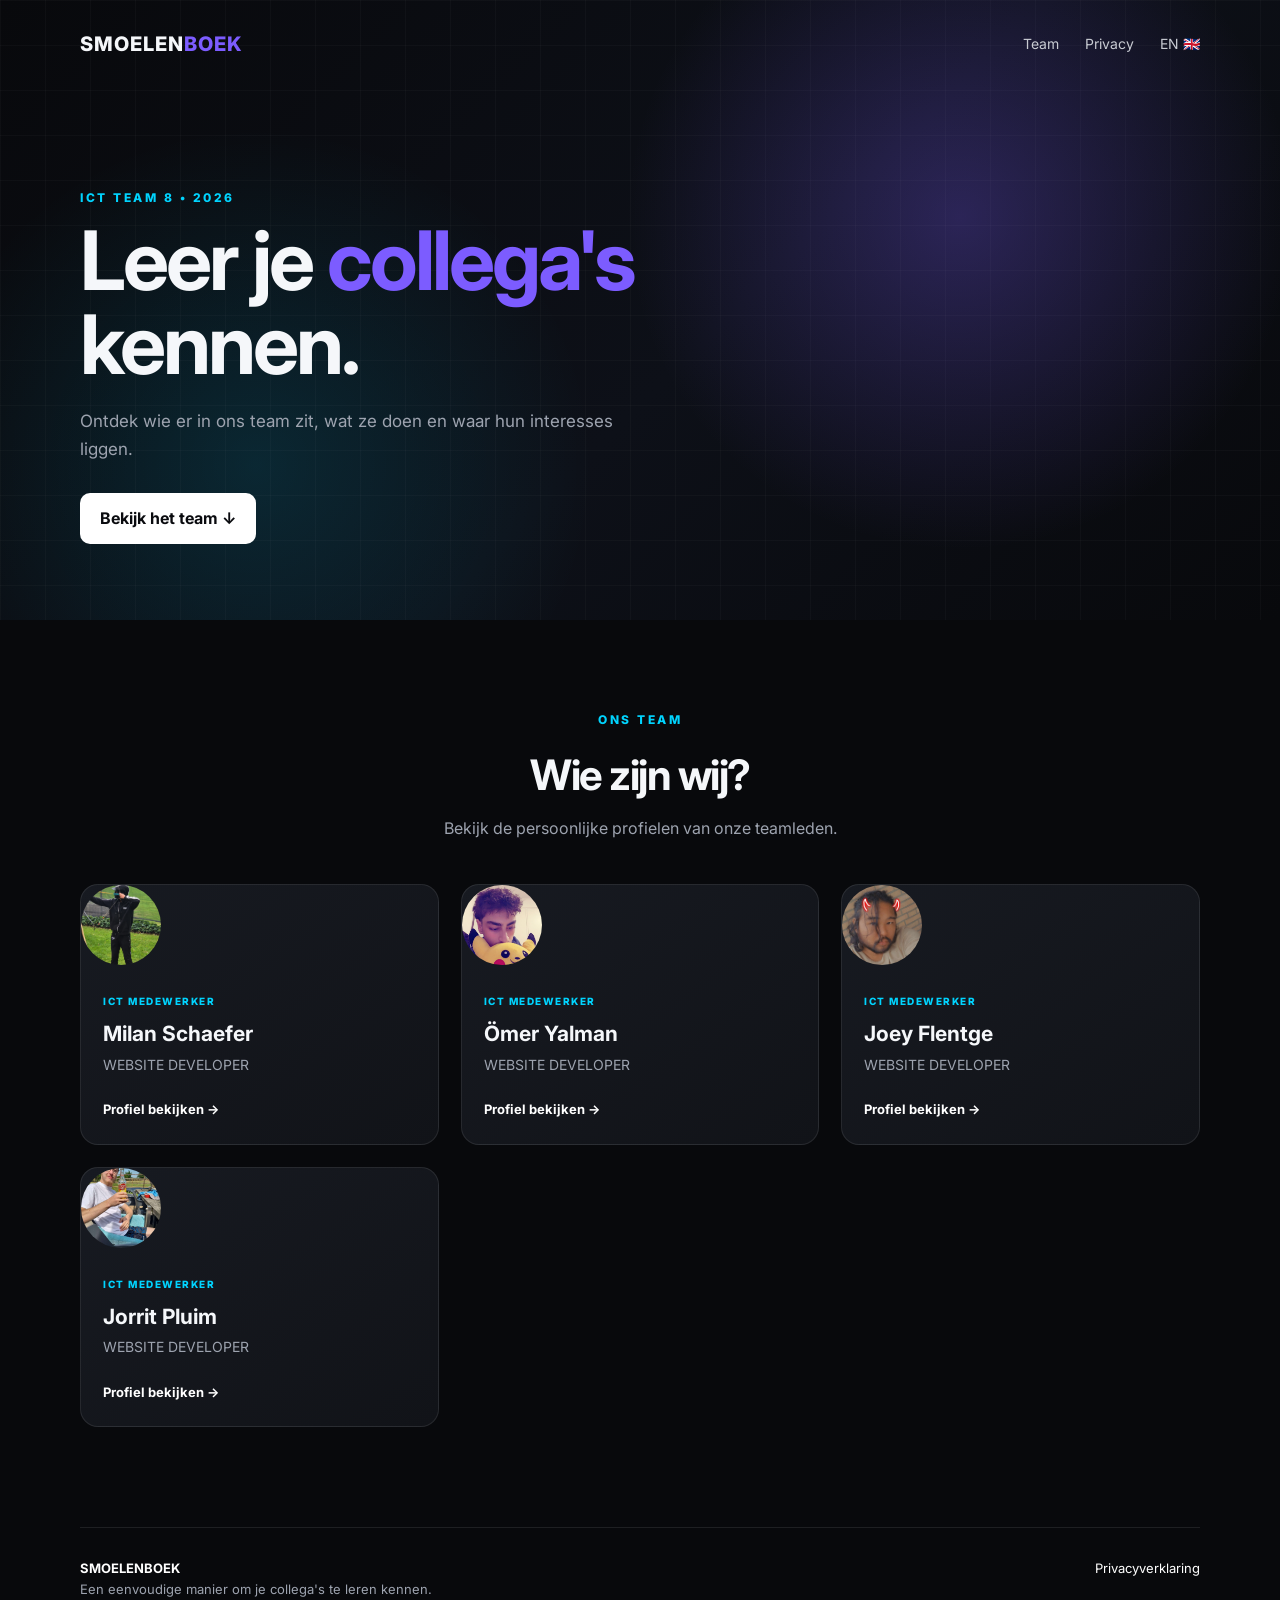
<file: index.html>
<!DOCTYPE html>
<html lang="nl">
<head>
    <meta charset="UTF-8">
    <meta name="viewport" content="width=device-width, initial-scale=1.0">
    <title>Smoelenboek | Ons Team</title>
    <link rel="stylesheet" href="css/style.css">
</head>
<body>
<header class="hero">
    <nav class="navbar">
        <a class="logo" href="index.html">SMOELEN<span>BOEK</span></a>
        <div class="nav-links">
            <a href="index.html">Team</a>
            <a href="privacy.html">Privacy</a>
            <a href="index-en.html">EN 🇬🇧</a>
        </div>
    </nav>
    <div class="hero-content">
        <p class="eyebrow">ICT TEAM 8 • 2026</p>
        <h1>Leer je <span>collega's</span> kennen.</h1>
        <p>Ontdek wie er in ons team zit, wat ze doen en waar hun interesses liggen.</p>
        <a class="button" href="#team">Bekijk het team ↓</a>
    </div>
</header>

<main id="team">
    <section class="section-heading">
        <p class="eyebrow">ONS TEAM</p>
        <h2>Wie zijn wij?</h2>
        <p>Bekijk de persoonlijke profielen van onze teamleden.</p>
    </section>

    <section class="team-grid">
        <a class="profile-card" href="medewerkers/persoon1.html">
            <img class="avatar" src="medewerkers/images/persoon1.jpg" alt="Persoon 1">
            <div class="card-info">
                <span class="tag">ICT MEDEWERKER</span>
                <h3>Milan Schaefer</h3>
                <p>WEBSITE DEVELOPER</p>
                <span class="view">Profiel bekijken →</span>
            </div>
        </a>

        <a class="profile-card" href="medewerkers/persoon2.html">
            <img class="avatar" src="medewerkers/images/persoon2.jpg" alt="Persoon 2">
            <div class="card-info">
                <span class="tag">ICT MEDEWERKER</span>
                <h3>Ömer Yalman</h3>
                <p>WEBSITE DEVELOPER</p>
                <span class="view">Profiel bekijken →</span>
            </div>
        </a>

        <a class="profile-card" href="medewerkers/persoon3.html">
            <img class="avatar" src="medewerkers/images/persoon3.jpg" alt="Persoon 3">
            <div class="card-info">
                <span class="tag">ICT MEDEWERKER</span>
                <h3>Joey Flentge</h3>
                <p>WEBSITE DEVELOPER</p>
                <span class="view">Profiel bekijken →</span>
            </div>
        </a>

        <a class="profile-card" href="medewerkers/persoon4.html">
            <img class="avatar" src="medewerkers/images/persoon4.jpg" alt="Persoon 4">
            <div class="card-info">
                <span class="tag">ICT MEDEWERKER</span>
                <h3>Jorrit Pluim</h3>
                <p>WEBSITE DEVELOPER</p>
                <span class="view">Profiel bekijken →</span>
            </div>
        </a>
    </section>
</main>

<footer>
    <div>
        <strong>SMOELENBOEK</strong>
        <p>Een eenvoudige manier om je collega's te leren kennen.</p>
    </div>
    <a href="privacy.html">Privacyverklaring</a>
</footer>
</body>
</html>
</file>
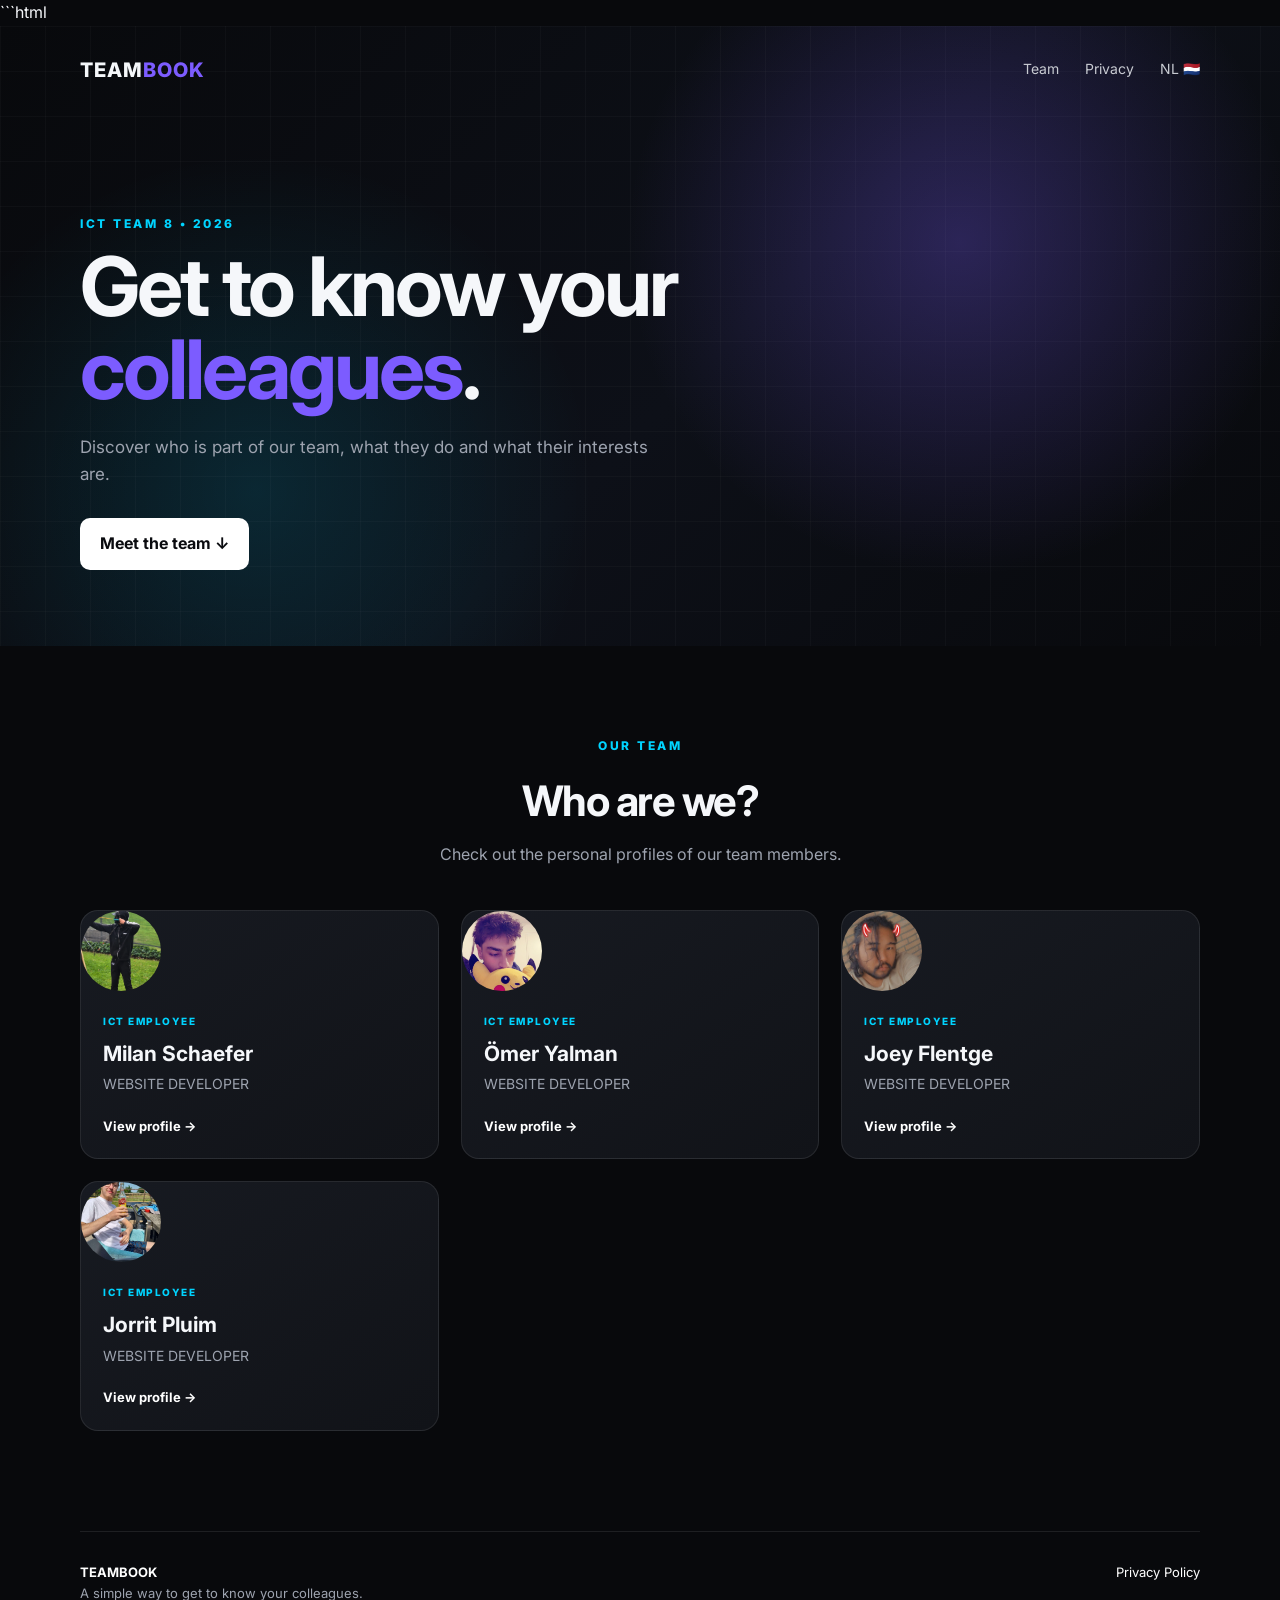
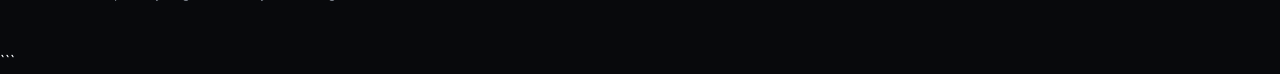
<file: index-en.html>
```html
<!DOCTYPE html>
<html lang="en">
<head>
    <meta charset="UTF-8">
    <meta name="viewport" content="width=device-width, initial-scale=1.0">
    <title>Team Book | Our Team</title>
    <link rel="stylesheet" href="css/style.css">
</head>
<body>
<header class="hero">
    <nav class="navbar">
        <a class="logo" href="index.html">TEAM<span>BOOK</span></a>
        <div class="nav-links">
            <a href="index-en.html">Team</a>
            <a href="privacy.html">Privacy</a>
            <a href="index.html">NL 🇳🇱</a>
        </div>
    </nav>
    <div class="hero-content">
        <p class="eyebrow">ICT TEAM 8 • 2026</p>
        <h1>Get to know your <span>colleagues</span>.</h1>
        <p>Discover who is part of our team, what they do and what their interests are.</p>
        <a class="button" href="#team">Meet the team ↓</a>
    </div>
</header>

<main id="team">
    <section class="section-heading">
        <p class="eyebrow">OUR TEAM</p>
        <h2>Who are we?</h2>
        <p>Check out the personal profiles of our team members.</p>
    </section>

    <section class="team-grid">
        <a class="profile-card" href="medewerkers/persoon1-en.html">
            <img class="avatar" src="medewerkers/images/persoon1.jpg" alt="Persoon 1">
            <div class="card-info">
                <span class="tag">ICT EMPLOYEE</span>
                <h3>Milan Schaefer</h3>
                <p>WEBSITE DEVELOPER</p>
                <span class="view">View profile →</span>
            </div>
        </a>

        <a class="profile-card" href="medewerkers/persoon2-en.html">
            <img class="avatar" src="medewerkers/images/persoon2.jpg" alt="Person 2">
            <div class="card-info">
                <span class="tag">ICT EMPLOYEE</span>
                <h3>Ömer Yalman</h3>
                <p>WEBSITE DEVELOPER</p>
                <span class="view">View profile →</span>
            </div>
        </a>

        <a class="profile-card" href="medewerkers/persoon3-en.html">
            <img class="avatar" src="medewerkers/images/persoon3.jpg" alt="Person 3">
            <div class="card-info">
                <span class="tag">ICT EMPLOYEE</span>
                <h3>Joey Flentge</h3>
                <p>WEBSITE DEVELOPER</p>
                <span class="view">View profile →</span>
            </div>
        </a>

        <a class="profile-card" href="medewerkers/persoon4-en.html">
            <img class="avatar" src="medewerkers/images/persoon4.jpg" alt="Person 4">
            <div class="card-info">
                <span class="tag">ICT EMPLOYEE</span>
                <h3>Jorrit Pluim</h3>
                <p>WEBSITE DEVELOPER</p>
                <span class="view">View profile →</span>
            </div>
        </a>
    </section>
</main>

<footer>
    <div>
        <strong>TEAMBOOK</strong>
        <p>A simple way to get to know your colleagues.</p>
    </div>
    <a href="privacy.html">Privacy Policy</a>
</footer>
</body>
</html>
```
</file>
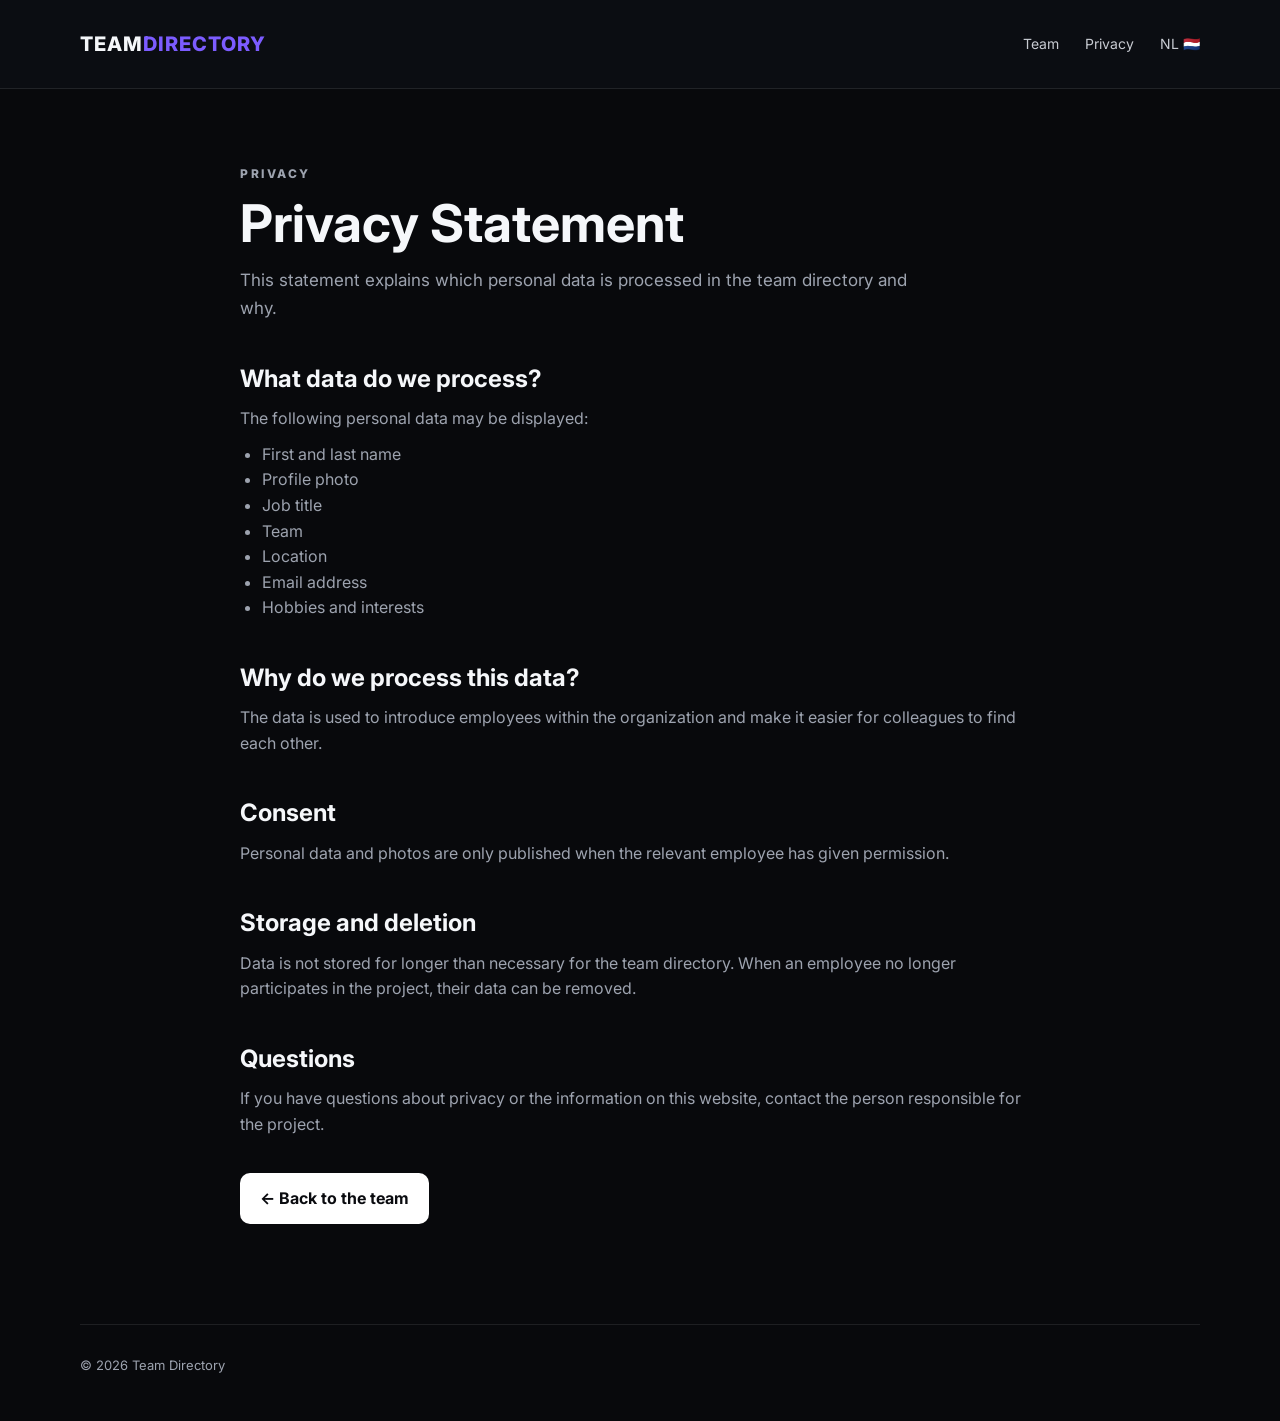
<file: privacy-en.html>
<!DOCTYPE html>
<html lang="en">
<head>
    <meta charset="UTF-8">
    <meta name="viewport" content="width=device-width, initial-scale=1.0">
    <title>Privacy Statement | Team Directory</title>
    <link rel="stylesheet" href="css/style.css">
</head>
<body>
<header class="small-header">
    <nav class="navbar">
        <a class="logo" href="index-en.html">TEAM<span>DIRECTORY</span></a>
        <div class="nav-links">
            <a href="index-en.html">Team</a>
            <a href="privacy-en.html">Privacy</a>
            <a href="privacy.html">NL 🇳🇱</a>
        </div>
    </nav>
</header>

<main class="content-page">
    <p class="eyebrow">PRIVACY</p>
    <h1>Privacy Statement</h1>
    <p class="lead">This statement explains which personal data is processed in the team directory and why.</p>

    <h2>What data do we process?</h2>
    <p>The following personal data may be displayed:</p>
    <ul>
        <li>First and last name</li>
        <li>Profile photo</li>
        <li>Job title</li>
        <li>Team</li>
        <li>Location</li>
        <li>Email address</li>
        <li>Hobbies and interests</li>
    </ul>

    <h2>Why do we process this data?</h2>
    <p>The data is used to introduce employees within the organization and make it easier for colleagues to find each other.</p>

    <h2>Consent</h2>
    <p>Personal data and photos are only published when the relevant employee has given permission.</p>

    <h2>Storage and deletion</h2>
    <p>Data is not stored for longer than necessary for the team directory. When an employee no longer participates in the project, their data can be removed.</p>

    <h2>Questions</h2>
    <p>If you have questions about privacy or the information on this website, contact the person responsible for the project.</p>

    <a class="button back-button" href="index-en.html">← Back to the team</a>
</main>

<footer><p>© 2026 Team Directory</p></footer>
</body>
</html>
</file>
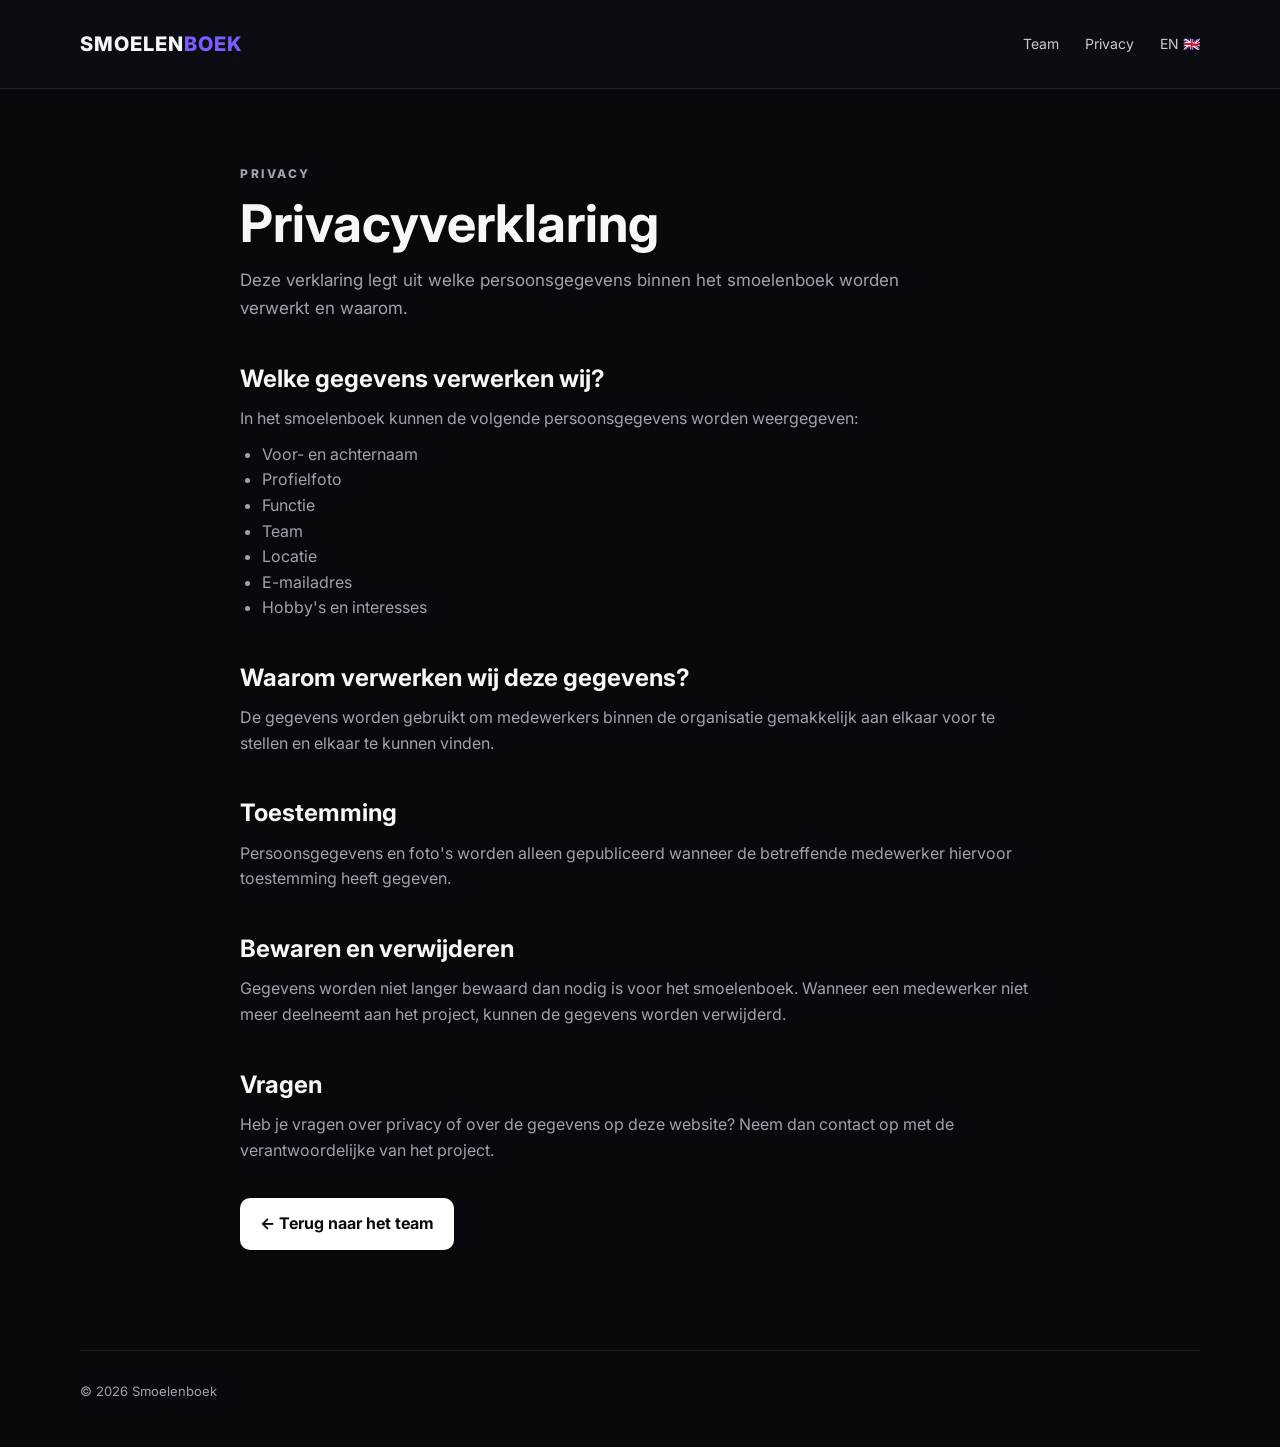
<file: privacy.html>
<!DOCTYPE html>
<html lang="nl">
<head>
    <meta charset="UTF-8">
    <meta name="viewport" content="width=device-width, initial-scale=1.0">
    <title>Privacyverklaring | Smoelenboek</title>
    <link rel="stylesheet" href="css/style.css">
</head>
<body>
<header class="small-header">
    <nav class="navbar">
        <a class="logo" href="index.html">SMOELEN<span>BOEK</span></a>
        <div class="nav-links">
            <a href="index.html">Team</a>
            <a href="privacy.html">Privacy</a>
            <a href="privacy-en.html">EN 🇬🇧</a>
        </div>
    </nav>
</header>

<main class="content-page">
    <p class="eyebrow">PRIVACY</p>
    <h1>Privacyverklaring</h1>
    <p class="lead">Deze verklaring legt uit welke persoonsgegevens binnen het smoelenboek worden verwerkt en waarom.</p>

    <h2>Welke gegevens verwerken wij?</h2>
    <p>In het smoelenboek kunnen de volgende persoonsgegevens worden weergegeven:</p>
    <ul>
        <li>Voor- en achternaam</li>
        <li>Profielfoto</li>
        <li>Functie</li>
        <li>Team</li>
        <li>Locatie</li>
        <li>E-mailadres</li>
        <li>Hobby's en interesses</li>
    </ul>

    <h2>Waarom verwerken wij deze gegevens?</h2>
    <p>De gegevens worden gebruikt om medewerkers binnen de organisatie gemakkelijk aan elkaar voor te stellen en elkaar te kunnen vinden.</p>

    <h2>Toestemming</h2>
    <p>Persoonsgegevens en foto's worden alleen gepubliceerd wanneer de betreffende medewerker hiervoor toestemming heeft gegeven.</p>

    <h2>Bewaren en verwijderen</h2>
    <p>Gegevens worden niet langer bewaard dan nodig is voor het smoelenboek. Wanneer een medewerker niet meer deelneemt aan het project, kunnen de gegevens worden verwijderd.</p>

    <h2>Vragen</h2>
    <p>Heb je vragen over privacy of over de gegevens op deze website? Neem dan contact op met de verantwoordelijke van het project.</p>

    <a class="button back-button" href="index.html">← Terug naar het team</a>
</main>

<footer><p>© 2026 Smoelenboek</p></footer>
</body>
</html>
</file>
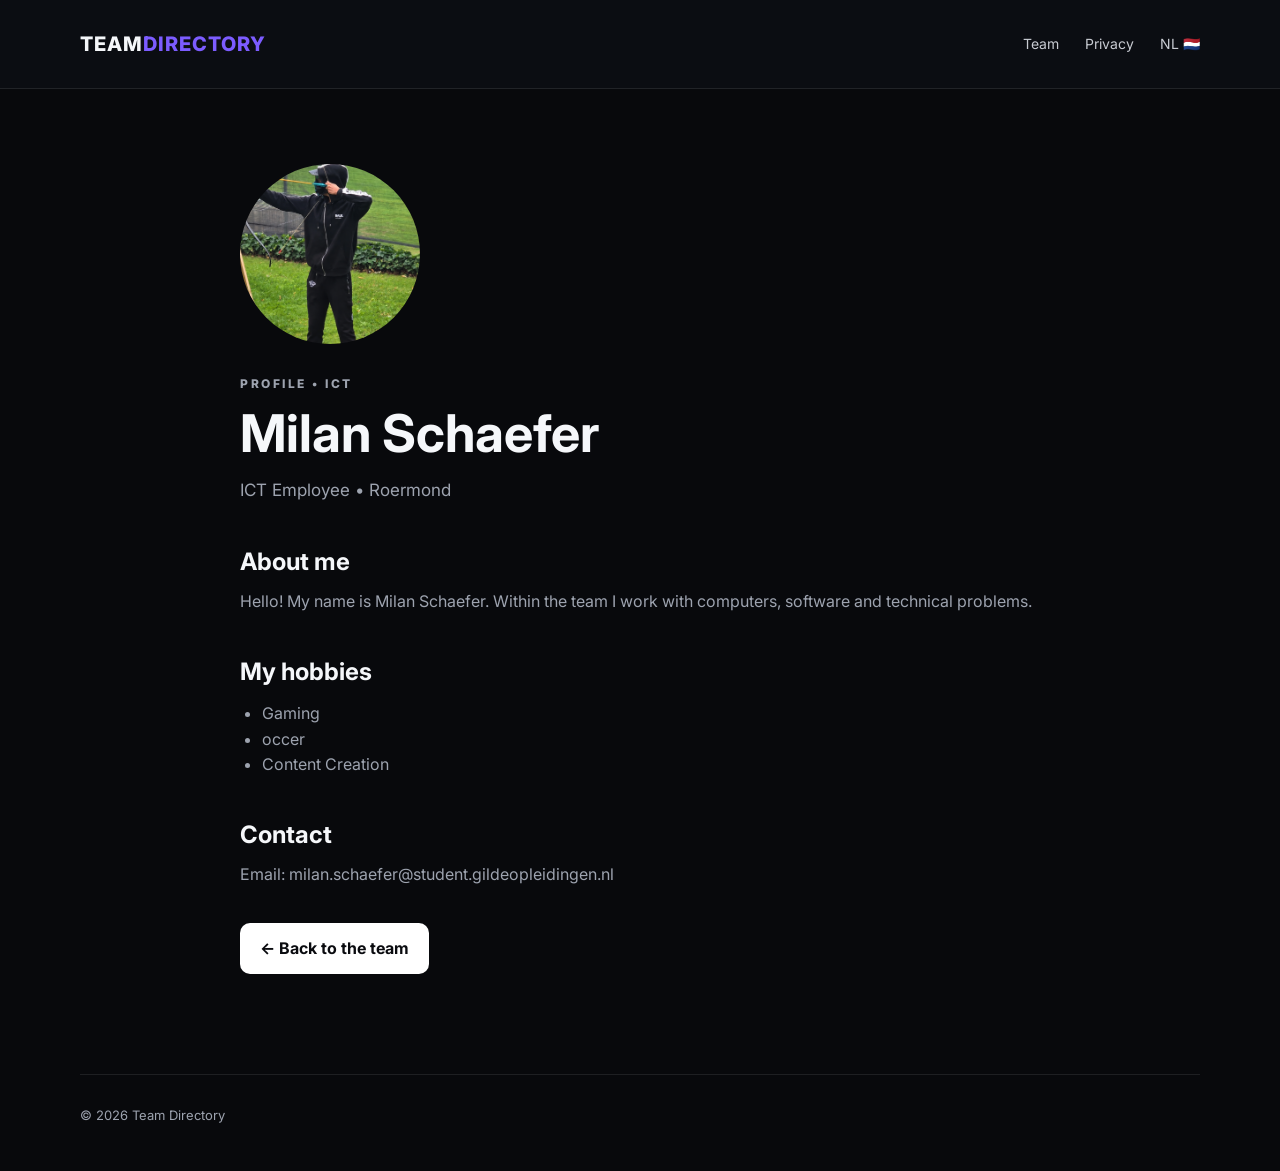
<file: medewerkers/persoon1-en.html>
<!DOCTYPE html>
<html lang="en">
<head>
<meta charset="UTF-8"><meta name="viewport" content="width=device-width, initial-scale=1.0">
<title>Profile | Milan Schaefer</title><link rel="stylesheet" href="../css/style.css">
</head>
<body>
<header class="small-header"><nav class="navbar">
<a class="logo" href="../index-en.html">TEAM<span>DIRECTORY</span></a>
<div class="nav-links"><a href="../index-en.html">Team</a><a href="../privacy-en.html">Privacy</a><a href="persoon1.html">NL 🇳🇱</a></div>
</nav></header>
<main class="content-page">
<img class="profile-page-photo" src="images/persoon1.jpg" alt="Persoon 1">
<p class="eyebrow">PROFILE • ICT</p><h1>Milan Schaefer</h1>
<p class="lead">ICT Employee • Roermond</p>
<h2>About me</h2><p>Hello! My name is Milan Schaefer. Within the team I work with computers, software and technical problems.</p>
<h2>My hobbies</h2><ul><li>Gaming</li><li>occer</li><li>Content Creation</li></ul>
<h2>Contact</h2><p>Email: milan.schaefer@student.gildeopleidingen.nl</p>
<a class="button back-button" href="../index-en.html">← Back to the team</a>
</main>
<footer><p>© 2026 Team Directory</p></footer>
</body></html>
</file>
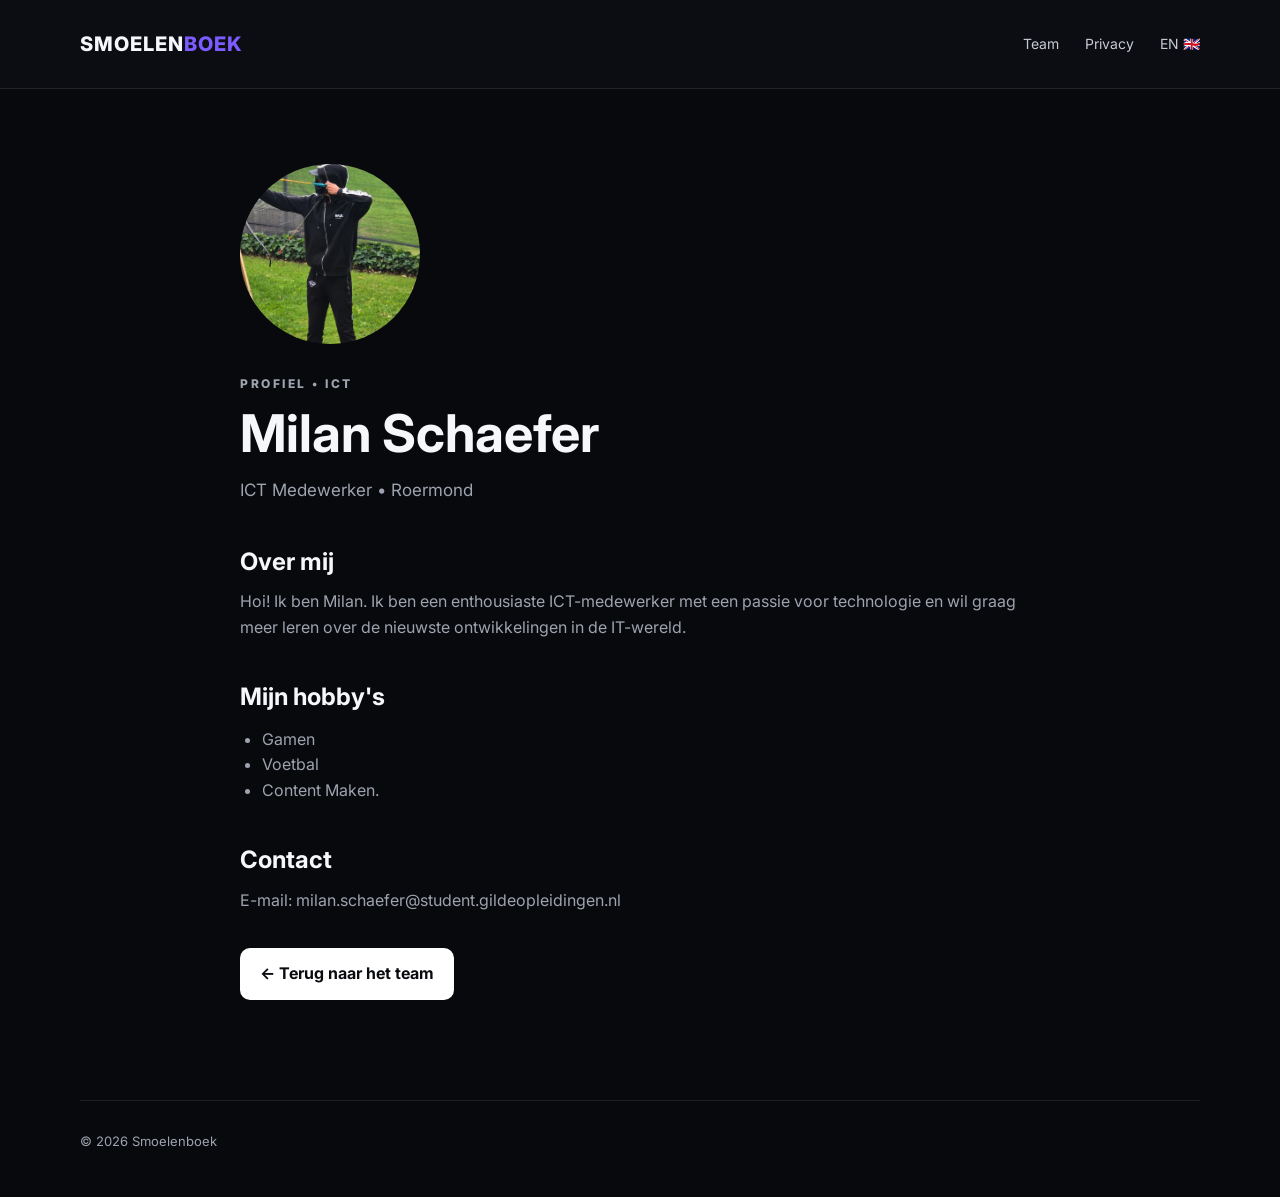
<file: medewerkers/persoon1.html>
<!DOCTYPE html>
<html lang="nl">
<head>
<meta charset="UTF-8"><meta name="viewport" content="width=device-width, initial-scale=1.0">
<title>Profiel | Milan Schaefer</title><link rel="stylesheet" href="../css/style.css">
</head>
<body>
<header class="small-header"><nav class="navbar">
<a class="logo" href="../index.html">SMOELEN<span>BOEK</span></a>
<div class="nav-links"><a href="../index.html">Team</a><a href="../privacy.html">Privacy</a><a href="persoon1-en.html">EN 🇬🇧</a></div>
</nav></header>
<main class="content-page">
<img class="profile-page-photo" src="images/persoon1.jpg" alt="Persoon 1">
<p class="eyebrow">PROFIEL • ICT</p><h1>Milan Schaefer</h1>
<p class="lead">ICT Medewerker • Roermond</p>
<h2>Over mij</h2><p>Hoi! Ik ben Milan. Ik ben een enthousiaste ICT-medewerker met een passie voor technologie en wil graag meer leren over de nieuwste ontwikkelingen in de IT-wereld.</p>
<h2>Mijn hobby's</h2><ul><li>Gamen</li><li>Voetbal</li><li>Content Maken.</li></ul>
<h2>Contact</h2><p>E-mail: milan.schaefer@student.gildeopleidingen.nl</p>
<a class="button back-button" href="../index.html">← Terug naar het team</a>
</main>
<footer><p>© 2026 Smoelenboek</p></footer>
</body></html>
</file>
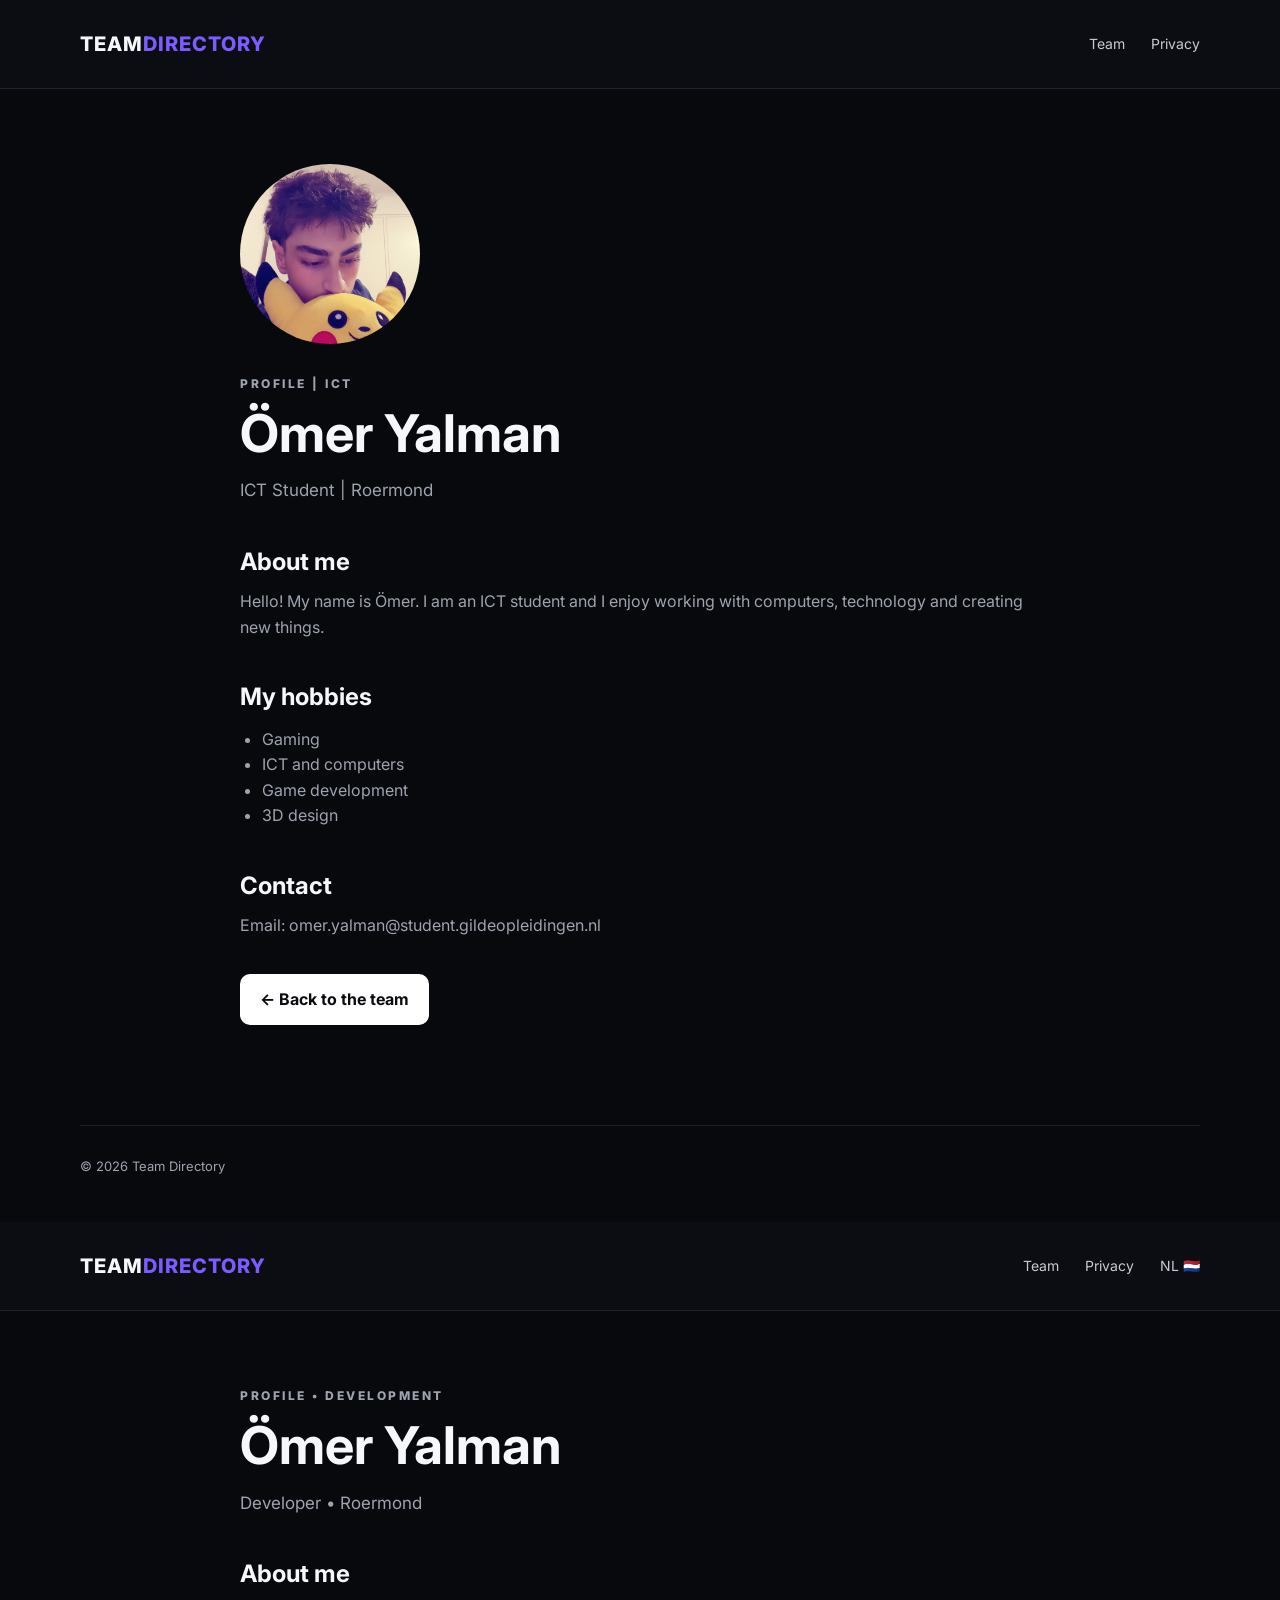
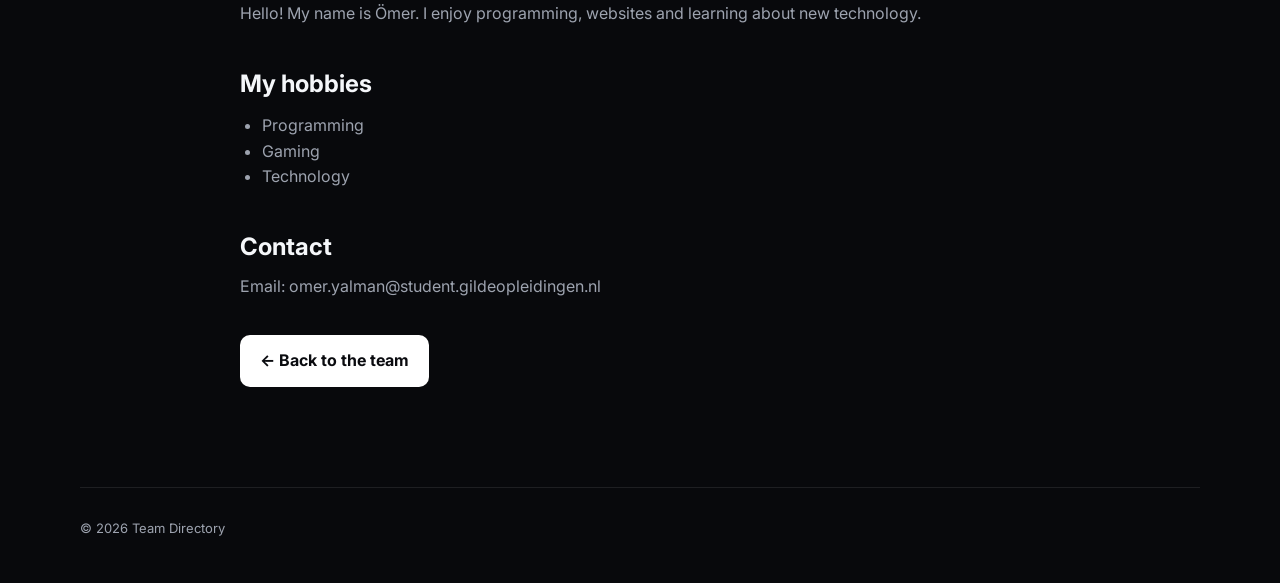
<file: medewerkers/persoon2-en.html>
<!DOCTYPE html>
<html lang="en"><head><meta charset="UTF-8"><meta name="viewport" content="width=device-width, initial-scale=1.0"><title>Profile | Team Member 2</title><link rel="stylesheet" href="../css/style.css"></head>
<!DOCTYPE html>
<html lang="en">
<head>
    <meta charset="UTF-8">
    <meta name="viewport" content="width=device-width, initial-scale=1.0">
    <title>Profile | Your Name</title>
    <link rel="stylesheet" href="../css/style.css">
</head>
<body>
<header class="small-header">
    <nav class="navbar">
        <a class="logo" href="../index-en.html">
            TEAM<span>DIRECTORY</span>
        </a>
        <div class="nav-links">
            <a href="../index-en.html">Team</a>
            <a href="../privacy-en.html">Privacy</a>
        </div>
    </nav>
</header>
<main class="content-page">
<img class="profile-page-photo" src="images/persoon2.jpg" alt="Persoon 2">
    <p class="eyebrow">PROFILE | ICT</p>
    <h1>Ömer Yalman</h1>
    <p class="lead">
        ICT Student | Roermond
    </p>
    <h2>About me</h2>
    <p>
        Hello! My name is Ömer. I am an ICT student and I enjoy
        working with computers, technology and creating new things.
    </p>
    <h2>My hobbies</h2>
    <ul>
        <li>Gaming</li>
        <li>ICT and computers</li>
        <li>Game development</li>
        <li>3D design</li>
    </ul>
    <h2>Contact</h2>
    <p>
        Email: omer.yalman@student.gildeopleidingen.nl
    </p>
    <a class="button back-button" href="../index-en.html">
        ← Back to the team
    </a>
</main>
<footer>
    <p>© 2026 Team Directory</p>
</footer>
</body>
</html>
<body><header class="small-header"><nav class="navbar"><a class="logo" href="../index-en.html">TEAM<span>DIRECTORY</span></a><div class="nav-links"><a href="../index-en.html">Team</a><a href="../privacy-en.html">Privacy</a><a href="persoon2.html">NL 🇳🇱</a></div></nav></header>
<main class="content-page"><p class="eyebrow">PROFILE • DEVELOPMENT</p><h1>Ömer Yalman</h1><p class="lead">Developer • Roermond</p><h2>About me</h2><p>Hello! My name is Ömer. I enjoy programming, websites and learning about new technology.</p><h2>My hobbies</h2><ul><li>Programming</li><li>Gaming</li><li>Technology</li></ul><h2>Contact</h2><p>Email: omer.yalman@student.gildeopleidingen.nl</p><a class="button back-button" href="../index-en.html">← Back to the team</a></main><footer><p>© 2026 Team Directory</p></footer></body></html>
</file>
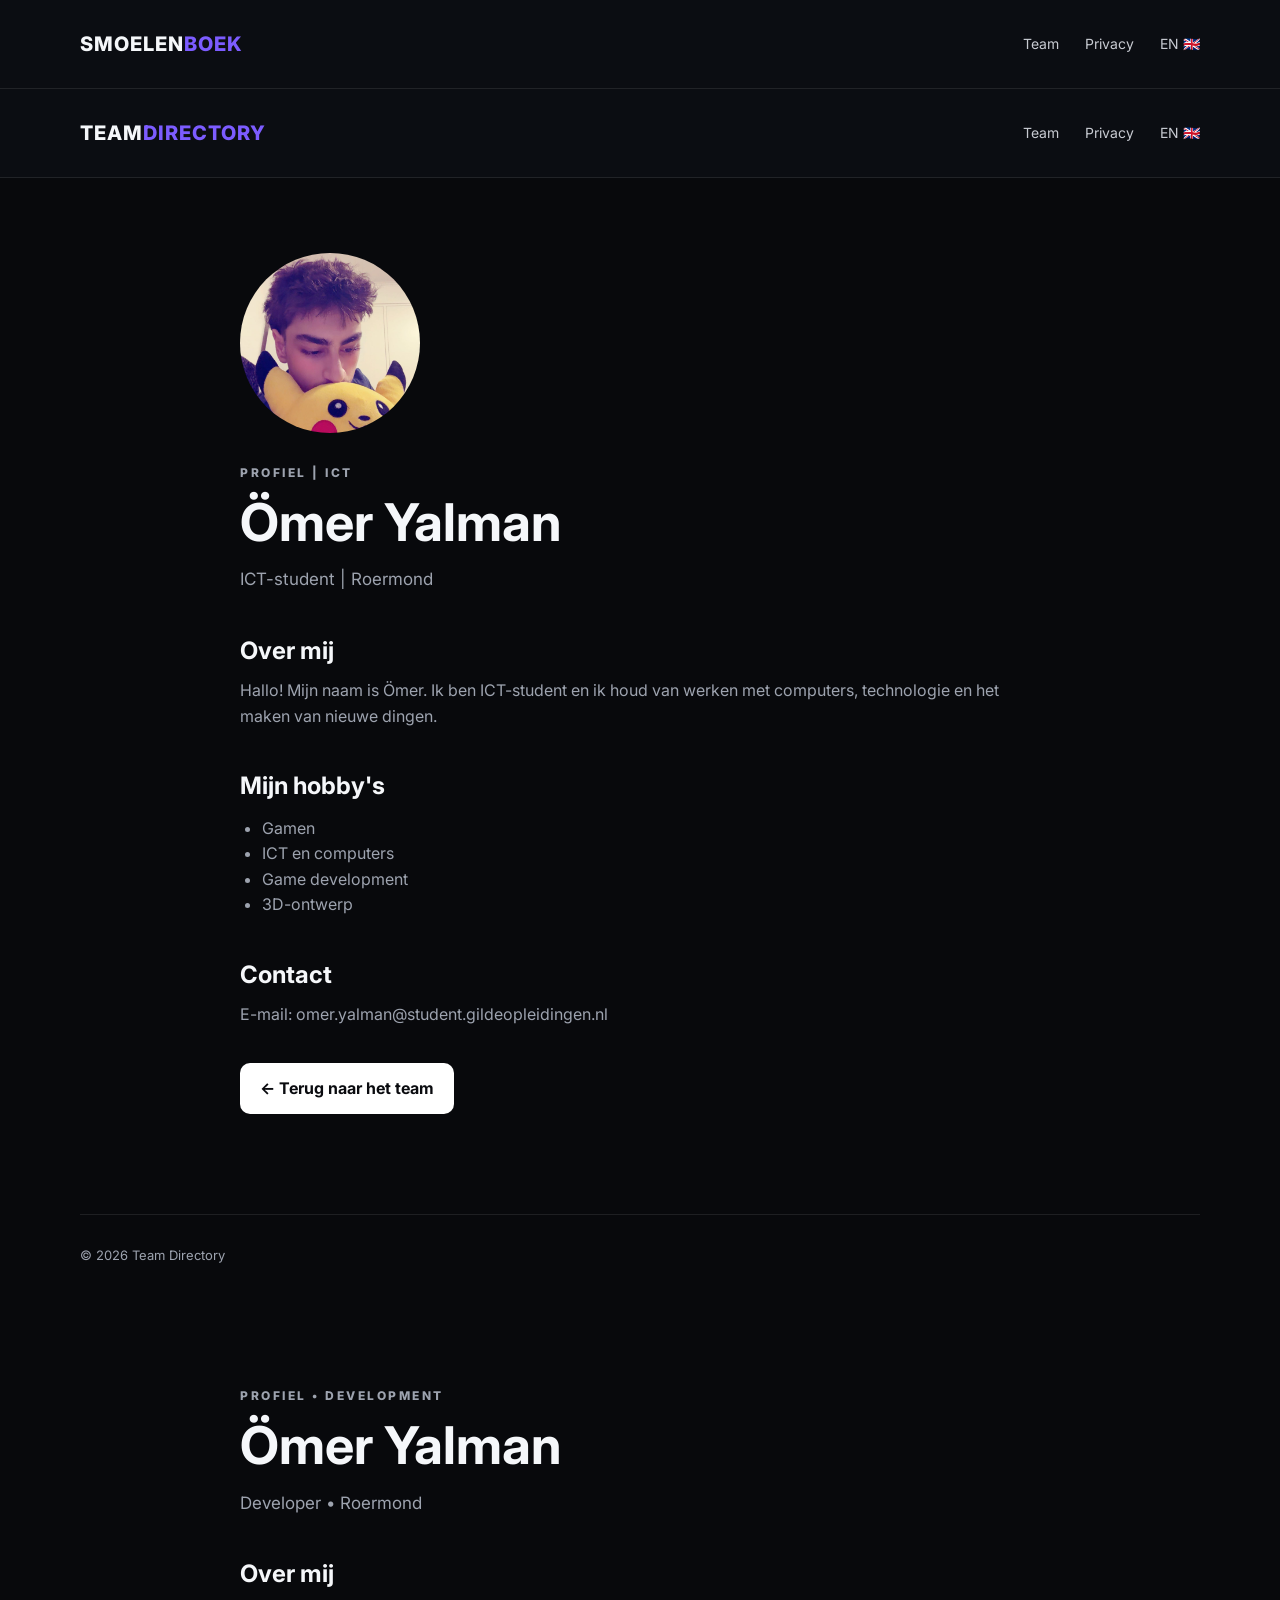
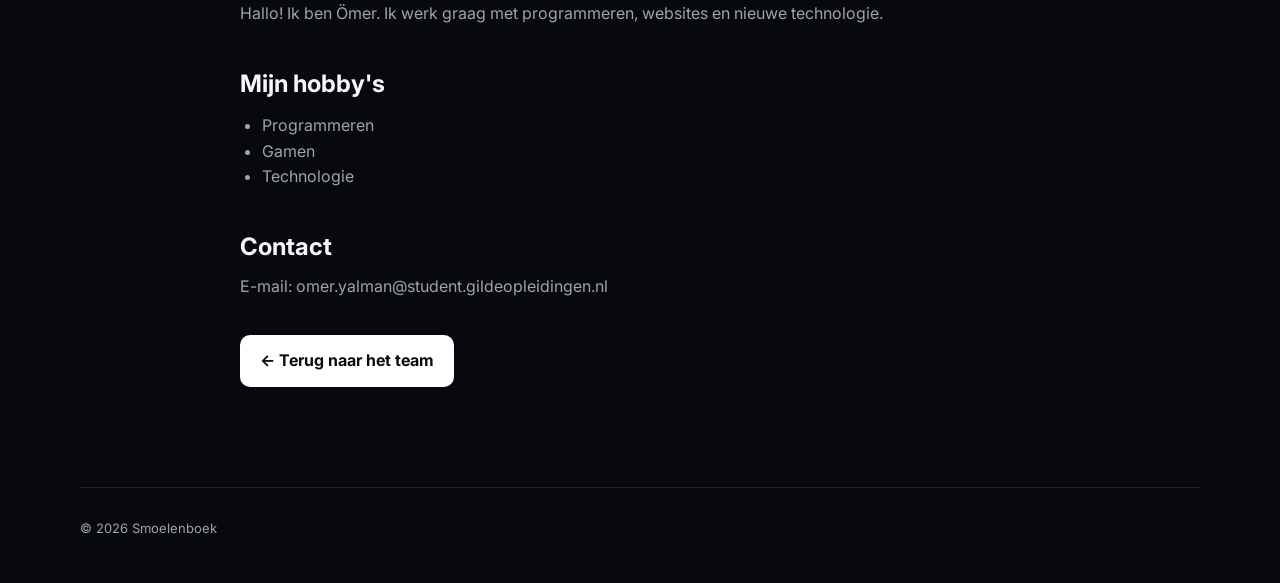
<file: medewerkers/persoon2.html>
<!DOCTYPE html>
<html lang="nl"><head><meta charset="UTF-8"><meta name="viewport" content="width=device-width, initial-scale=1.0"><title>Profiel | Medewerker 2</title><link rel="stylesheet" href="../css/style.css"></head>
<body><header class="small-header"><nav class="navbar"><a class="logo" href="../index.html">SMOELEN<span>BOEK</span></a><div class="nav-links"><a href="../index.html">Team</a><a href="../privacy.html">Privacy</a><a href="persoon2-en.html">EN 🇬🇧</a></div></nav></header>
    <!DOCTYPE html>
<html lang="nl">
<head>
    <meta charset="UTF-8">
    <meta name="viewport" content="width=device-width, initial-scale=1.0">
    <title>Profiel | Ömer Yalman</title>
    <link rel="stylesheet" href="../css/style.css">
</head>
<body>
<header class="small-header">
    <nav class="navbar">
        <a class="logo" href="../index.html">
            TEAM<span>DIRECTORY</span>
        </a>
        <div class="nav-links">
            <a href="../index.html">Team</a>
            <a href="../privacy.html">Privacy</a>
            <a href="persoon1-en.html">EN 🇬🇧</a>
        </div>
    </nav>
</header>
<main class="content-page">
<img class="profile-page-photo" src="images/persoon2.jpg" alt="Persoon 2">
    <p class="eyebrow">PROFIEL | ICT</p>
    <h1>Ömer Yalman</h1>
    <p class="lead">
        ICT-student | Roermond
    </p>
    <h2>Over mij</h2>
    <p>
        Hallo! Mijn naam is Ömer. Ik ben ICT-student en ik houd van
        werken met computers, technologie en het maken van nieuwe dingen.
    </p>
    <h2>Mijn hobby's</h2>
    <ul>
        <li>Gamen</li>
        <li>ICT en computers</li>
        <li>Game development</li>
        <li>3D-ontwerp</li>
    </ul>
    <h2>Contact</h2>
    <p>
        E-mail: omer.yalman@student.gildeopleidingen.nl
    </p>
    <a class="button back-button" href="../index.html">
        ← Terug naar het team
    </a>
</main>
<footer>
    <p>© 2026 Team Directory</p>
</footer>
</body>
</html>
<main class="content-page"><p class="eyebrow">PROFIEL • DEVELOPMENT</p><h1>Ömer Yalman</h1><p class="lead">Developer • Roermond</p><h2>Over mij</h2><p>Hallo! Ik ben Ömer. Ik werk graag met programmeren, websites en nieuwe technologie.</p><h2>Mijn hobby's</h2><ul><li>Programmeren</li><li>Gamen</li><li>Technologie</li></ul><h2>Contact</h2><p>E-mail: omer.yalman@student.gildeopleidingen.nl</p><a class="button back-button" href="../index.html">← Terug naar het team</a></main><footer><p>© 2026 Smoelenboek</p></footer></body></html>
</file>
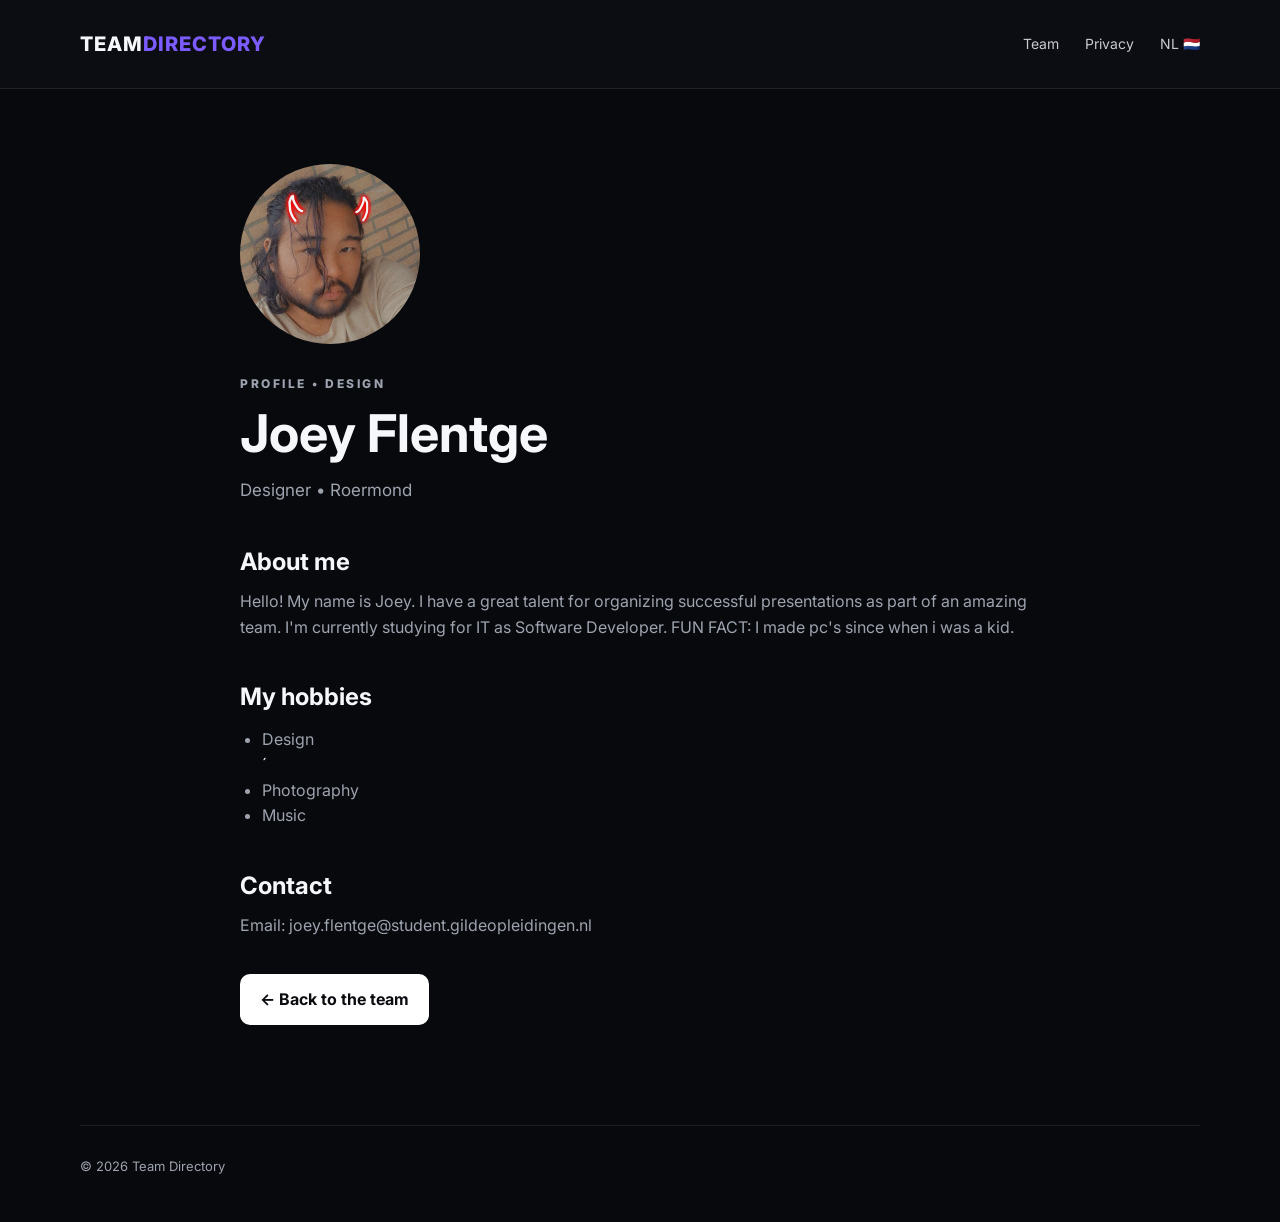
<file: medewerkers/persoon3-en.html>
<!DOCTYPE html>
<html lang="en">
    <head>
        <meta charset="UTF-8">
        <meta name="viewport" content="width=device-width, initial-scale=1.0">
    <title>Profile | Team Member 3</title>

    <link rel="stylesheet" href="../css/style.css">
    </head>
    <body>
    <header class="small-header">
        <nav class="navbar">
            <a class="logo" href="../index-en.html">TEAM<span>DIRECTORY</span></a><div class="nav-links"><a href="../index-en.html">Team</a><a href="../privacy-en.html">Privacy</a><a href="persoon3.html">NL 🇳🇱</a></div></nav></header>
<main class="content-page">
<img class="profile-page-photo" src="images/persoon3.jpg" alt="Persoon 3">

    <p class="eyebrow">PROFILE • DESIGN</p>
<h1>Joey Flentge</h1>
    <p class="lead">Designer • Roermond</p>

<h2>About me</h2>
    <p>
        Hello! My name is Joey. I have a great talent for organizing successful presentations as part of an amazing team.
        I'm currently studying for IT as Software Developer.
        FUN FACT: I made pc's since when i was a kid.
    </p>

<h2>My hobbies</h2>
   <ul>
    <li>Design</li>´
    <li>Photography</li>
    <li>Music</li>
   </ul>
 
 <h2>Contact</h2>
    <p>Email: joey.flentge@student.gildeopleidingen.nl

    </p>
 <a class="button back-button" href="../index-en.html">← Back to the team</a>

</main>
<footer>
    <p>© 2026 Team Directory</p>
</footer>
</body>
</html>
</file>
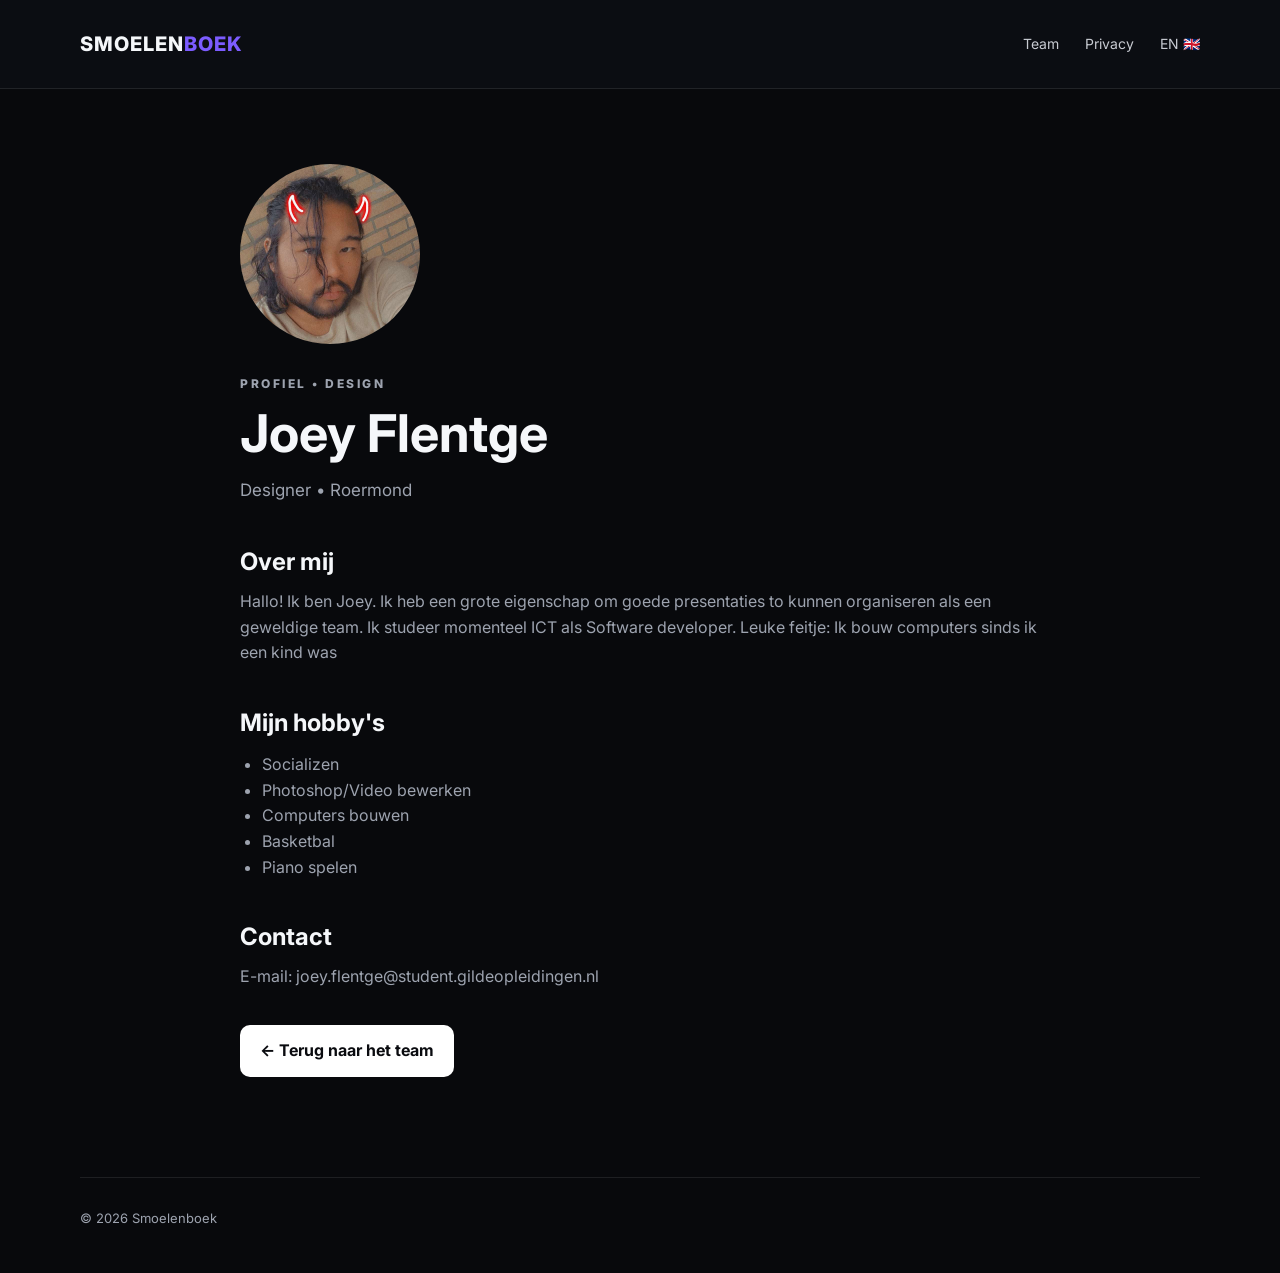
<file: medewerkers/persoon3.html>
<!DOCTYPE html>
<html lang="nl">
    <head><meta charset="UTF-8"><meta name="viewport" content="width=device-width, initial-scale=1.0"><title>Profiel | Medewerker 3</title><link rel="stylesheet" href="../css/style.css"></head>
<body><header class="small-header">
    <nav class="navbar"><a class="logo" href="../index.html">SMOELEN<span>BOEK</span>
    </a><div class="nav-links"><a href="../index.html">Team</a><a href="../privacy.html">Privacy</a><a href="persoon3-en.html">EN 🇬🇧</a></div></nav></header>
<main class="content-page">
<img class="profile-page-photo" src="images/persoon3.jpg" alt="Persoon 3">

    <p class="eyebrow">PROFIEL • DESIGN</p>
<h1>Joey Flentge</h1>
    <p class="lead">Designer • Roermond</p>
    
<h2>Over mij</h2>
    <p>
        Hallo! Ik ben Joey. Ik heb een grote eigenschap om goede presentaties to kunnen organiseren als een geweldige team.
    Ik studeer momenteel ICT als Software developer. 
    Leuke feitje: Ik bouw computers sinds ik een kind was
    </p>
    
<h2>Mijn hobby's</h2>
    <ul>
        <li>Socializen</li>
        <li>Photoshop/Video bewerken</li>
        <li>Computers bouwen</li>
        <li>Basketbal</li>
        <li>Piano spelen</li>
    </ul>
    
<h2>Contact</h2>
    <p>
        E-mail: joey.flentge@student.gildeopleidingen.nl

    </p>
    <a class="button back-button" href="../index.html">← Terug naar het team</a>
</main>
<footer>
    
    <p>© 2026 Smoelenboek</p>

</footer>
</body>
</html>
</file>
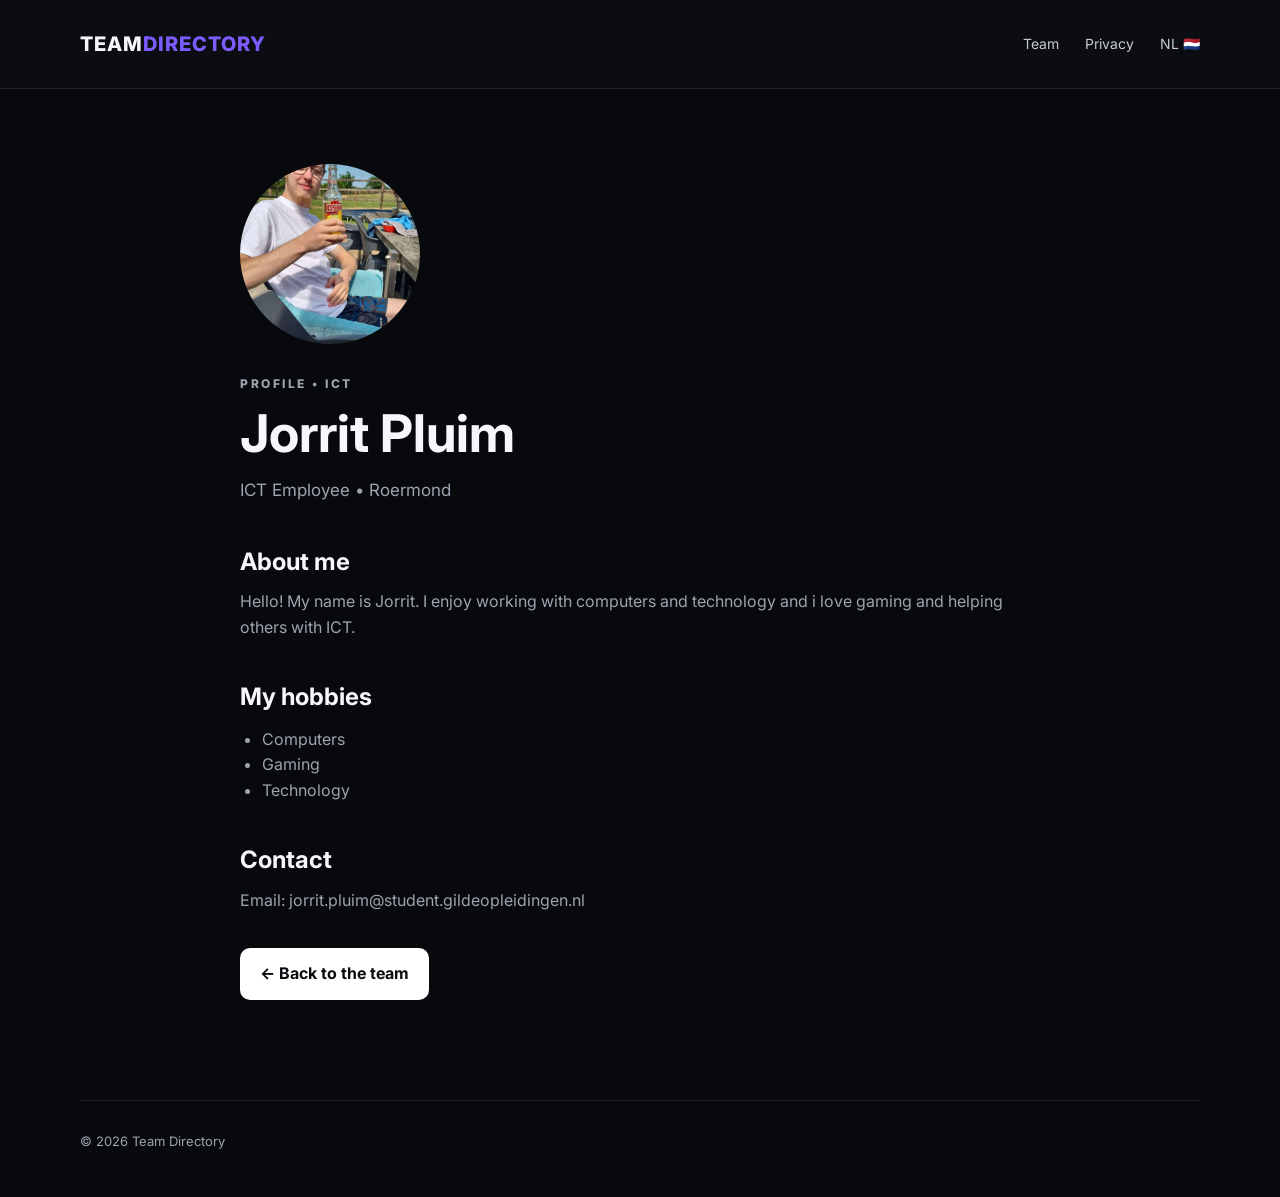
<file: medewerkers/persoon4-en.html>
<!DOCTYPE html>
<html lang="en">
<head><meta charset="UTF-8"><meta name="viewport" content="width=device-width, initial-scale=1.0">
<title>Profile | Team Member 4</title><link rel="stylesheet" href="../css/style.css"></head>
<body>
<header class="small-header"><nav class="navbar">
<a class="logo" href="../index-en.html">TEAM<span>DIRECTORY</span></a>
<div class="nav-links"><a href="../index-en.html">Team</a><a href="../privacy-en.html">Privacy</a><a href="persoon4.html">NL 🇳🇱</a></div>
</nav></header>
<main class="content-page">
<img class="profile-page-photo" src="images/persoon4.jpg" alt="Persoon 4">
<p class="eyebrow">PROFILE • ICT</p>
<h1>Jorrit Pluim
</h1>
<p class="lead">ICT Employee • Roermond</p>
<h2>About me</h2>
<p>Hello! My name is Jorrit. I enjoy working with computers and technology and i love gaming and helping others with ICT.</p>
<h2>My hobbies</h2><ul><li>Computers</li><li>Gaming</li><li>Technology</li></ul>
<h2>Contact</h2><p>Email: jorrit.pluim@student.gildeopleidingen.nl
</p>
<a class="button back-button" href="../index-en.html">← Back to the team</a>
</main><footer><p>© 2026 Team Directory</p></footer>
</body></html>
</file>
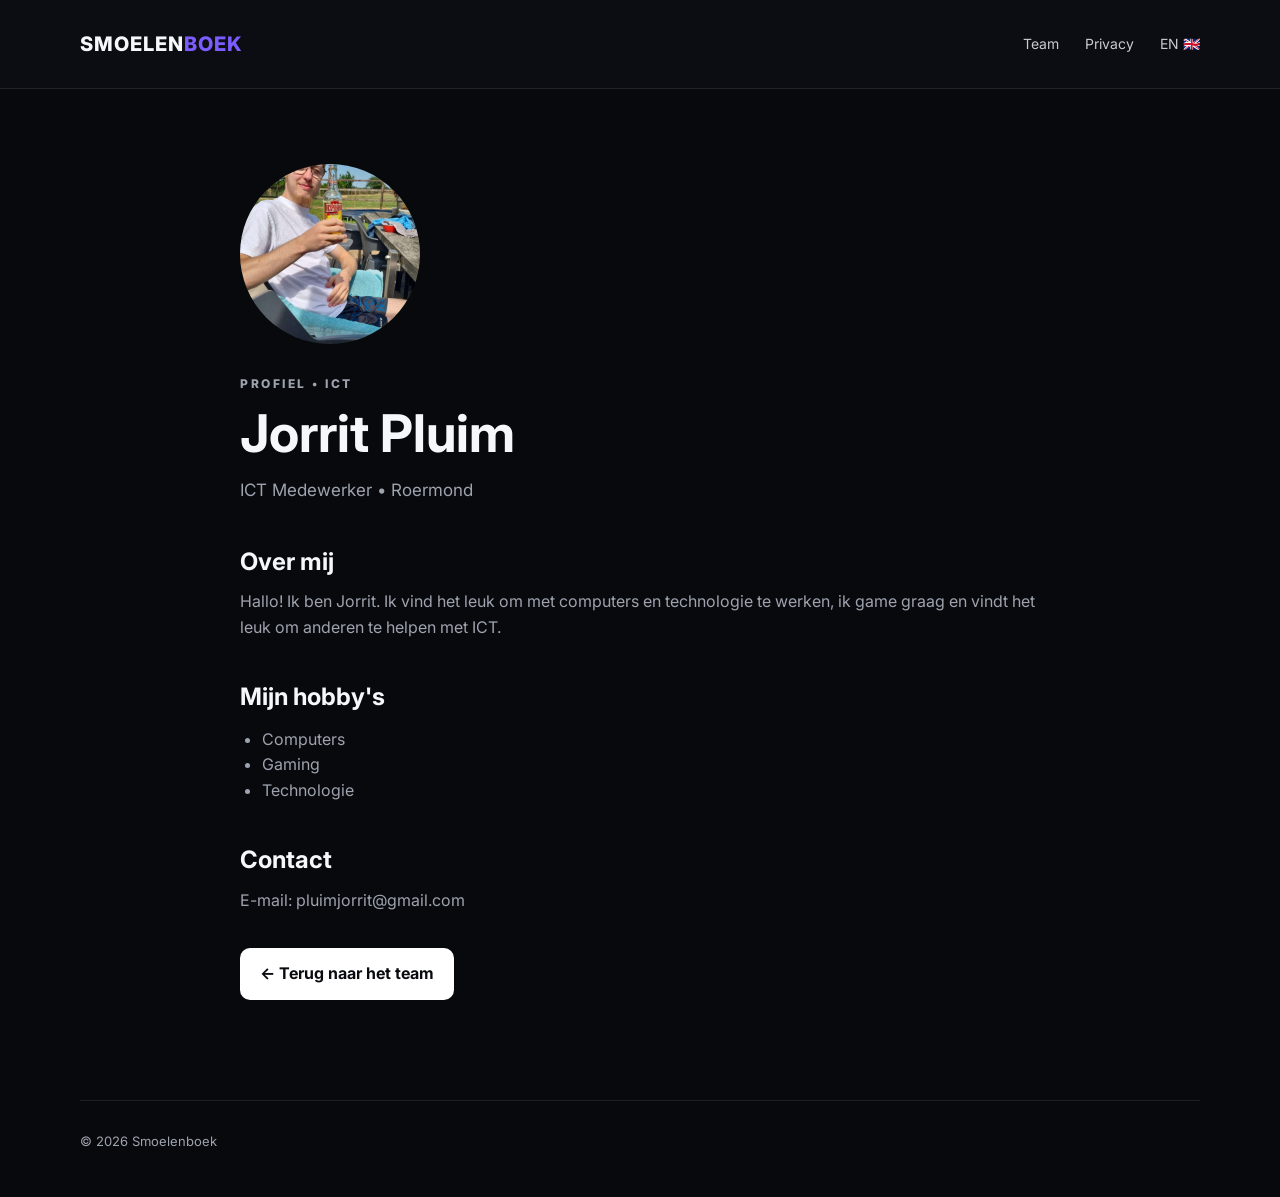
<file: medewerkers/persoon4.html>
<!DOCTYPE html>
<html lang="nl">
<head><meta charset="UTF-8"><meta name="viewport" content="width=device-width, initial-scale=1.0">
<title>Profiel | Medewerker 4</title><link rel="stylesheet" href="../css/style.css"></head>
<body>
<header class="small-header"><nav class="navbar">
<a class="logo" href="../index.html">SMOELEN<span>BOEK</span></a>
<div class="nav-links"><a href="../index.html">Team</a><a href="../privacy.html">Privacy</a><a href="persoon4-en.html">EN 🇬🇧</a></div>
</nav></header>
<main class="content-page">
<img class="profile-page-photo" src="images/persoon4.jpg" alt="Persoon 4">
<p class="eyebrow">PROFIEL • ICT</p>
<h1>Jorrit Pluim</h1>
<p class="lead">ICT Medewerker • Roermond</p>
<h2>Over mij</h2>
<p>Hallo! Ik ben Jorrit. Ik vind het leuk om met computers en technologie te werken, ik game graag en vindt het leuk om anderen te helpen met ICT.</p>
<h2>Mijn hobby's</h2><ul><li>Computers</li><li>Gaming</li><li>Technologie</li></ul>
<h2>Contact</h2><p>E-mail: pluimjorrit@gmail.com</p>
<a class="button back-button" href="../index.html">← Terug naar het team</a>
</main><footer><p>© 2026 Smoelenboek</p></footer>
</body></html>
</file>
<file: css/style.css>
@import url('https://fonts.googleapis.com/css2?family=Inter:wght@400;500;600;700;800&display=swap');

:root {
    --bg: #08090c;
    --panel: #111318;
    --panel2: #171a21;
    --text: #f5f7fa;
    --muted: #9da3af;
    --accent: #7c5cff;
    --accent2: #00d4ff;
    --border: rgba(255,255,255,.09);
}

* { box-sizing: border-box; margin: 0; padding: 0; }

html { scroll-behavior: smooth; }

body {
    font-family: Inter, Arial, sans-serif;
    background: var(--bg);
    color: var(--text);
    line-height: 1.6;
}

a { color: inherit; }

.hero {
    min-height: 620px;
    position: relative;
    overflow: hidden;
    background:
        radial-gradient(circle at 75% 35%, rgba(124,92,255,.28), transparent 32%),
        radial-gradient(circle at 20% 75%, rgba(0,212,255,.13), transparent 30%),
        linear-gradient(135deg, #08090c 0%, #0d1018 55%, #08090c 100%);
}

.hero::after {
    content: "";
    position: absolute;
    inset: 0;
    pointer-events: none;
    background-image: linear-gradient(rgba(255,255,255,.025) 1px, transparent 1px),
                      linear-gradient(90deg, rgba(255,255,255,.025) 1px, transparent 1px);
    background-size: 45px 45px;
}

.navbar {
    width: min(1120px, 92%);
    margin: auto;
    padding: 28px 0;
    display: flex;
    justify-content: space-between;
    align-items: center;
    position: relative;
    z-index: 2;
}

.logo {
    font-weight: 800;
    letter-spacing: 1px;
    text-decoration: none;
    font-size: 20px;
}

.logo span { color: var(--accent); }

.nav-links {
    display: flex;
    gap: 26px;
}

.nav-links a {
    text-decoration: none;
    color: #c8cbd2;
    font-size: 14px;
    transition: .2s;
}

.nav-links a:hover { color: white; }

.hero-content {
    width: min(1120px, 92%);
    margin: 100px auto 0;
    position: relative;
    z-index: 2;
}

.eyebrow {
    color: var(--accent2);
    font-size: 12px;
    font-weight: 800;
    letter-spacing: 2.5px;
    margin-bottom: 12px;
}

.hero h1 {
    max-width: 760px;
    font-size: clamp(45px, 7vw, 82px);
    line-height: 1.02;
    letter-spacing: -3px;
}

.hero h1 span {
    color: var(--accent);
}

.hero-content > p:not(.eyebrow) {
    color: var(--muted);
    max-width: 580px;
    margin: 22px 0 30px;
    font-size: 17px;
}

.button {
    display: inline-block;
    padding: 13px 20px;
    border-radius: 10px;
    background: white;
    color: #0a0b0f;
    font-weight: 700;
    text-decoration: none;
    transition: .2s;
}

.button:hover {
    transform: translateY(-2px);
    box-shadow: 0 10px 35px rgba(124,92,255,.25);
}

main {
    width: min(1120px, 92%);
    margin: auto;
}

.section-heading {
    text-align: center;
    padding: 90px 0 42px;
}

.section-heading h2 {
    font-size: 42px;
    letter-spacing: -1.5px;
}

.section-heading > p:last-child {
    color: var(--muted);
    margin-top: 8px;
}

.team-grid {
    display: grid;
    grid-template-columns: repeat(3, 1fr);
    gap: 22px;
    padding-bottom: 100px;
}

.profile-card {
    background: linear-gradient(145deg, var(--panel2), var(--panel));
    border: 1px solid var(--border);
    border-radius: 18px;
    overflow: hidden;
    text-decoration: none;
    transition: .25s;
}

.profile-card:hover {
    transform: translateY(-7px);
    border-color: rgba(124,92,255,.55);
    box-shadow: 0 20px 55px rgba(0,0,0,.35);
}

.avatar {
    height: 260px;
    display: grid;
    place-items: center;
    font-size: 62px;
    font-weight: 800;
    letter-spacing: -4px;
}

.avatar-one { background: linear-gradient(135deg, #241a52, #101b34); }
.avatar-two { background: linear-gradient(135deg, #123c4a, #111c2f); }
.avatar-three { background: linear-gradient(135deg, #412039, #171527); }
.avatar-four { background: linear-gradient(135deg, #1d4b36, #12221d); }

.card-info { padding: 22px; }

.tag {
    display: inline-block;
    font-size: 10px;
    font-weight: 800;
    letter-spacing: 1.5px;
    color: var(--accent2);
    margin-bottom: 8px;
}

.card-info h3 { font-size: 21px; }

.card-info p {
    color: var(--muted);
    font-size: 14px;
    margin: 3px 0 20px;
}

.view {
    color: white;
    font-size: 13px;
    font-weight: 700;
}

.small-header {
    background: #0b0d12;
    border-bottom: 1px solid var(--border);
}

.content-page {
    max-width: 800px;
    padding: 75px 0 100px;
}

.content-page h1 {
    font-size: 52px;
    line-height: 1.1;
    margin-bottom: 15px;
}

.content-page h2 {
    font-size: 24px;
    margin-top: 38px;
    margin-bottom: 8px;
}

.content-page p,
.content-page li {
    color: var(--muted);
}

.content-page ul {
    margin: 10px 0 0 22px;
}

.lead {
    font-size: 17px;
    max-width: 680px;
}

.back-button {
    margin-top: 35px;
}

footer {
    border-top: 1px solid var(--border);
    width: min(1120px, 92%);
    margin: auto;
    padding: 30px 0 45px;
    display: flex;
    justify-content: space-between;
    color: var(--muted);
    font-size: 13px;
}

footer strong { color: white; }
footer a { color: white; text-decoration: none; }

@media (max-width: 800px) {
    .team-grid { grid-template-columns: 1fr; }
    .hero { min-height: 570px; }
    .hero-content { margin-top: 75px; }
    .nav-links { gap: 12px; }
    .nav-links a { font-size: 12px; }
    .content-page h1 { font-size: 40px; }
    footer { flex-direction: column; gap: 18px; }
}

@media (max-width: 500px) {
    .navbar { align-items: flex-start; }
    .nav-links { flex-direction: column; gap: 5px; text-align: right; }
    .hero h1 { letter-spacing: -2px; }
}

.avatar {
    width: 80px;
    height: 80px;
    border-radius: 50%;
    object-fit: cover;
}

.profile-photo {
    width: 180px;
    height: 180px;
    border-radius: 50%;
    object-fit: cover;
}

.profile-page-photo {
    width: 180px;
    height: 180px;
    border-radius: 50%;
    object-fit: cover;
    display: block;
    margin-bottom: 30px;
}
</file>
